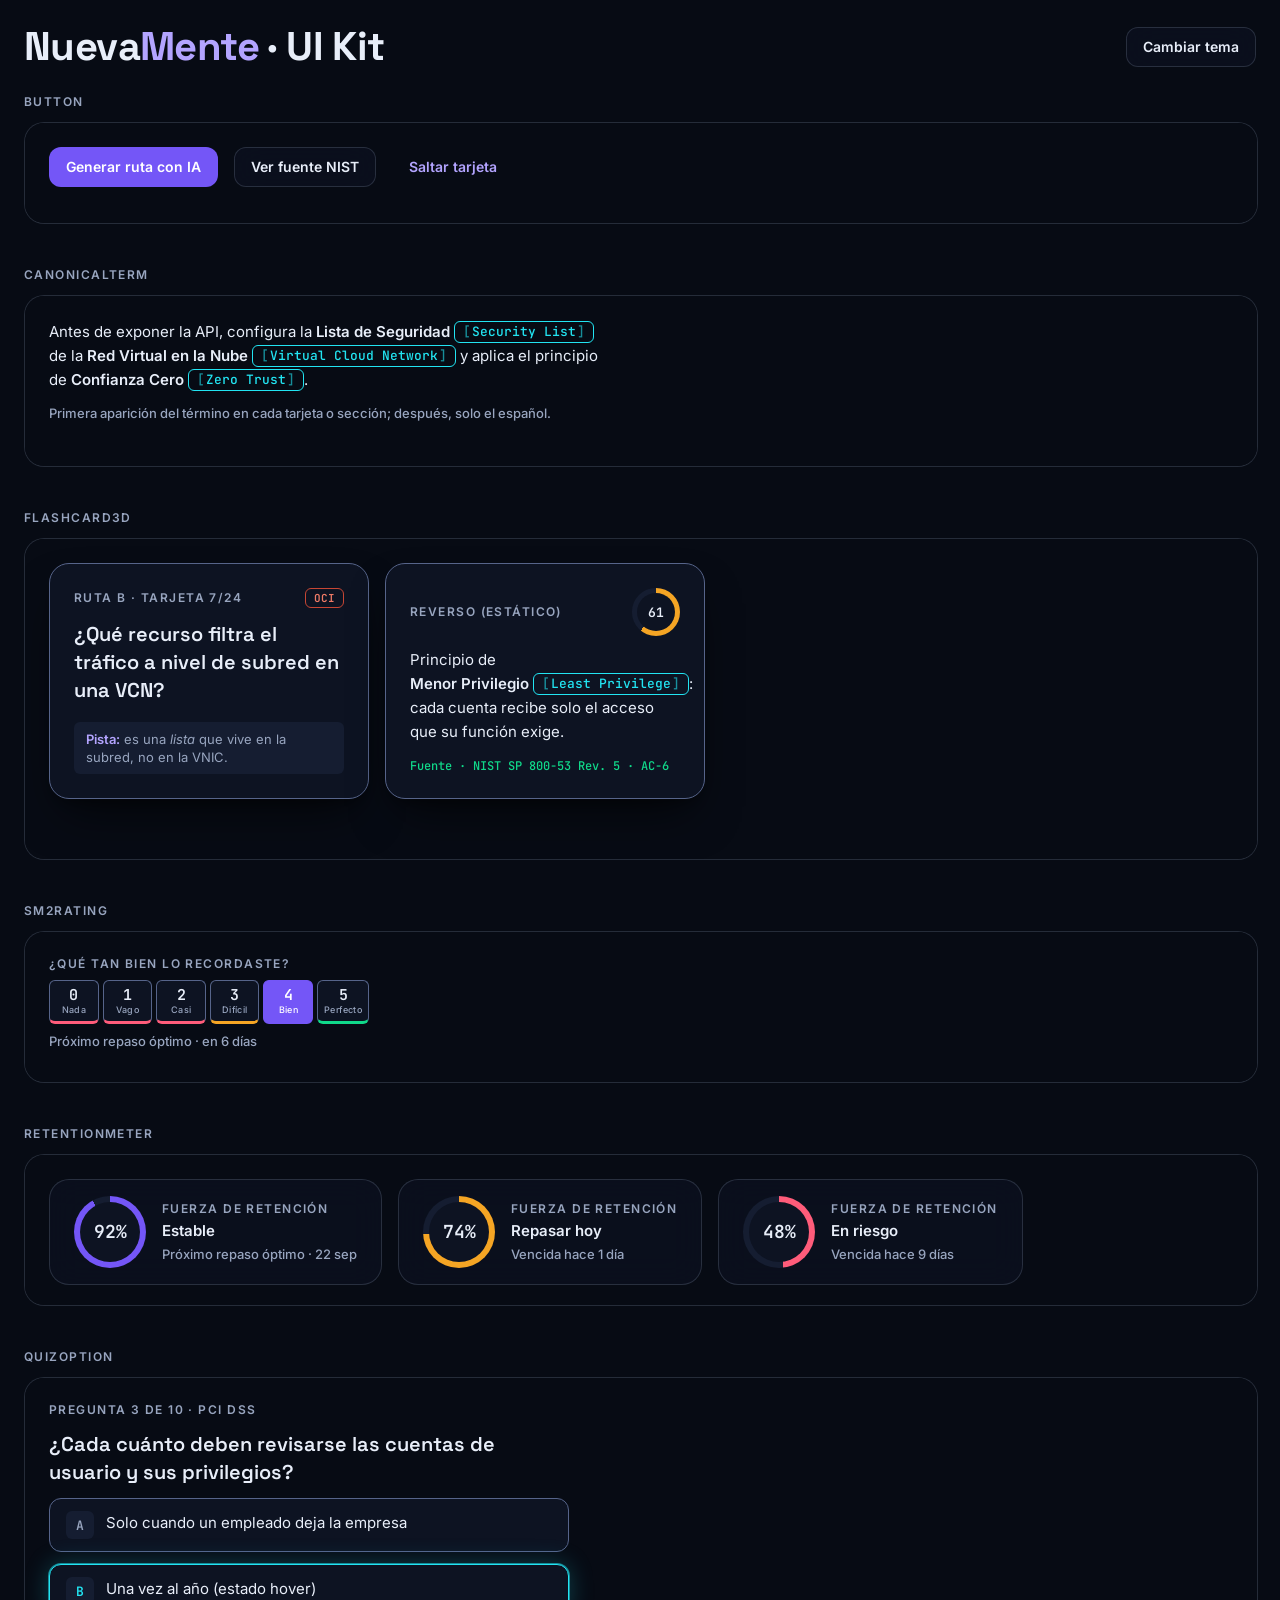
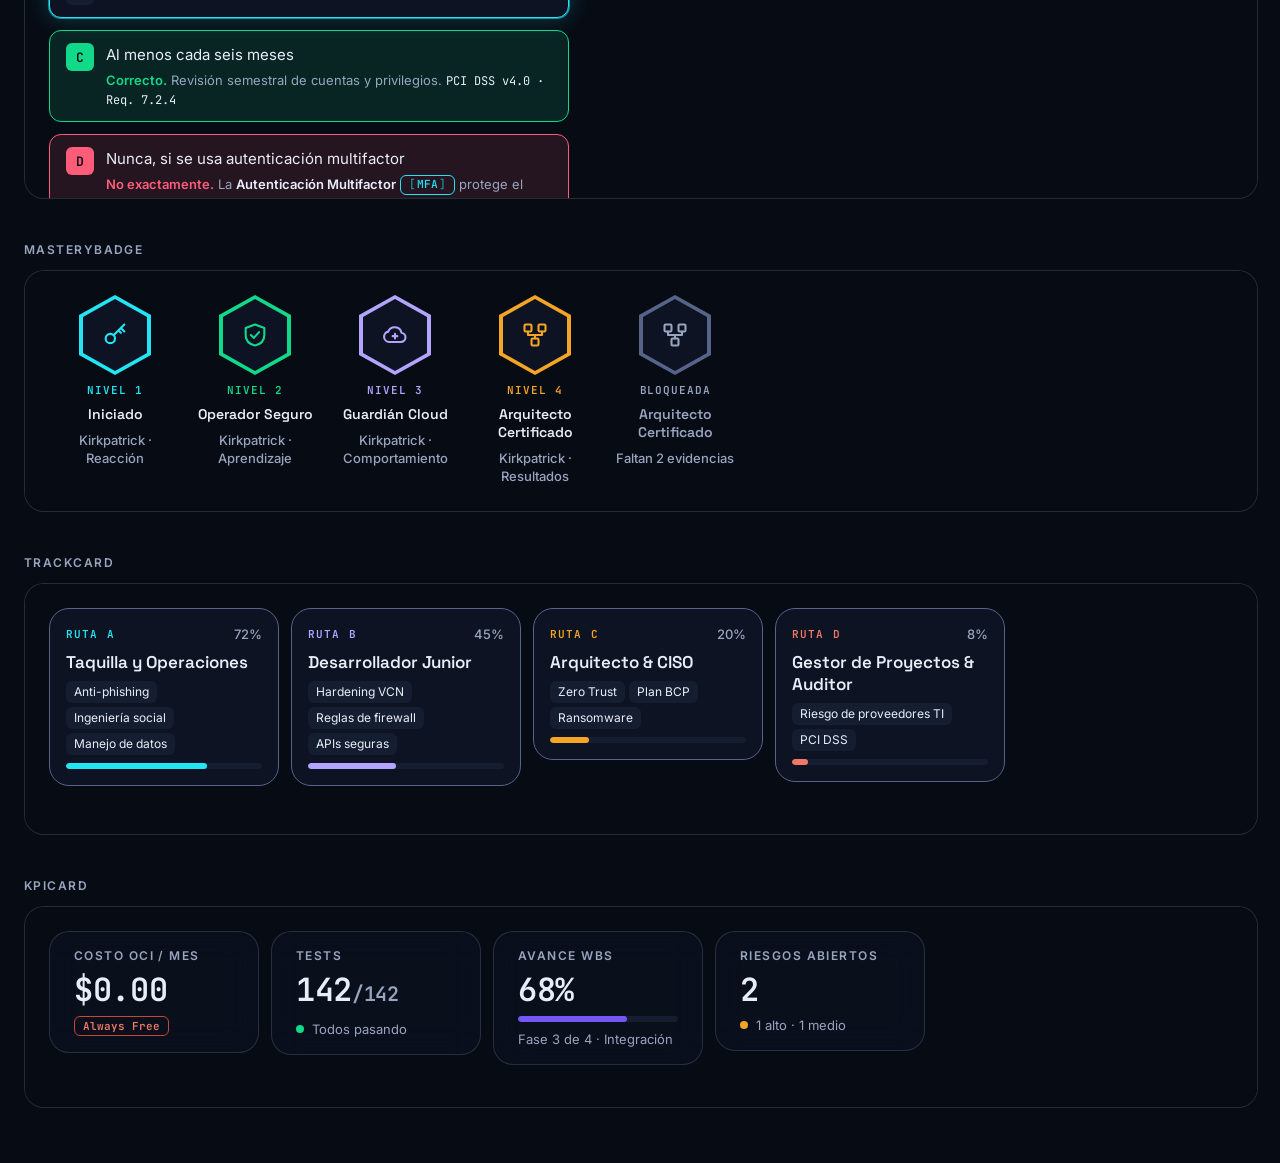
<file: design-system/preview/index.html>
<!doctype html>
<html lang="es" data-theme="dark">
<head>
<meta charset="utf-8">
<meta name="viewport" content="width=device-width, initial-scale=1">
<title>NuevaMente — UI Kit</title>
<link rel="stylesheet" href="../tokens.css">
<link rel="stylesheet" href="../components/bundle.css">
<style>
  iframe{width:100%;border:1px solid var(--glass-line);border-radius:var(--radius-lg);background:var(--bg-900);margin-bottom:var(--space-6)}
  header{display:flex;justify-content:space-between;align-items:center;margin-bottom:var(--space-6)}
</style>
</head>
<body class="nm-stage">
<header><h1 class="h1" style="margin:0">Nueva<span style="color:var(--quantum-soft)">Mente</span> · UI Kit</h1>
<button class="nm-btn nm-btn--glass" onclick="document.documentElement.dataset.theme=document.documentElement.dataset.theme==='dark'?'light':'dark'">Cambiar tema</button></header>
<div id="list"></div>
<script>
// Las vistas previas usan tokens.css y bundle.css; este índice las carga con ambos.
const comps=[['Button',100],['CanonicalTerm',170],['Flashcard3D',320],['SM2Rating',150],['RetentionMeter',150],['QuizOption',420],['MasteryBadge',240],['TrackCard',250],['KPICard',200]];
const list=document.getElementById('list');
comps.forEach(([n,h])=>{
  const t=document.createElement('p');t.className='nm-overline';t.textContent=n;list.appendChild(t);
  const f=document.createElement('iframe');f.height=h;f.src='../components/'+n+'/preview.html';
  f.onload=()=>{const d=f.contentDocument;d.documentElement.dataset.theme=document.documentElement.dataset.theme;
};
  list.appendChild(f);
});
new MutationObserver(()=>document.querySelectorAll('iframe').forEach(f=>{try{f.contentDocument.documentElement.dataset.theme=document.documentElement.dataset.theme}catch(e){}})).observe(document.documentElement,{attributes:true});
</script>
</body>
</html>
</file>
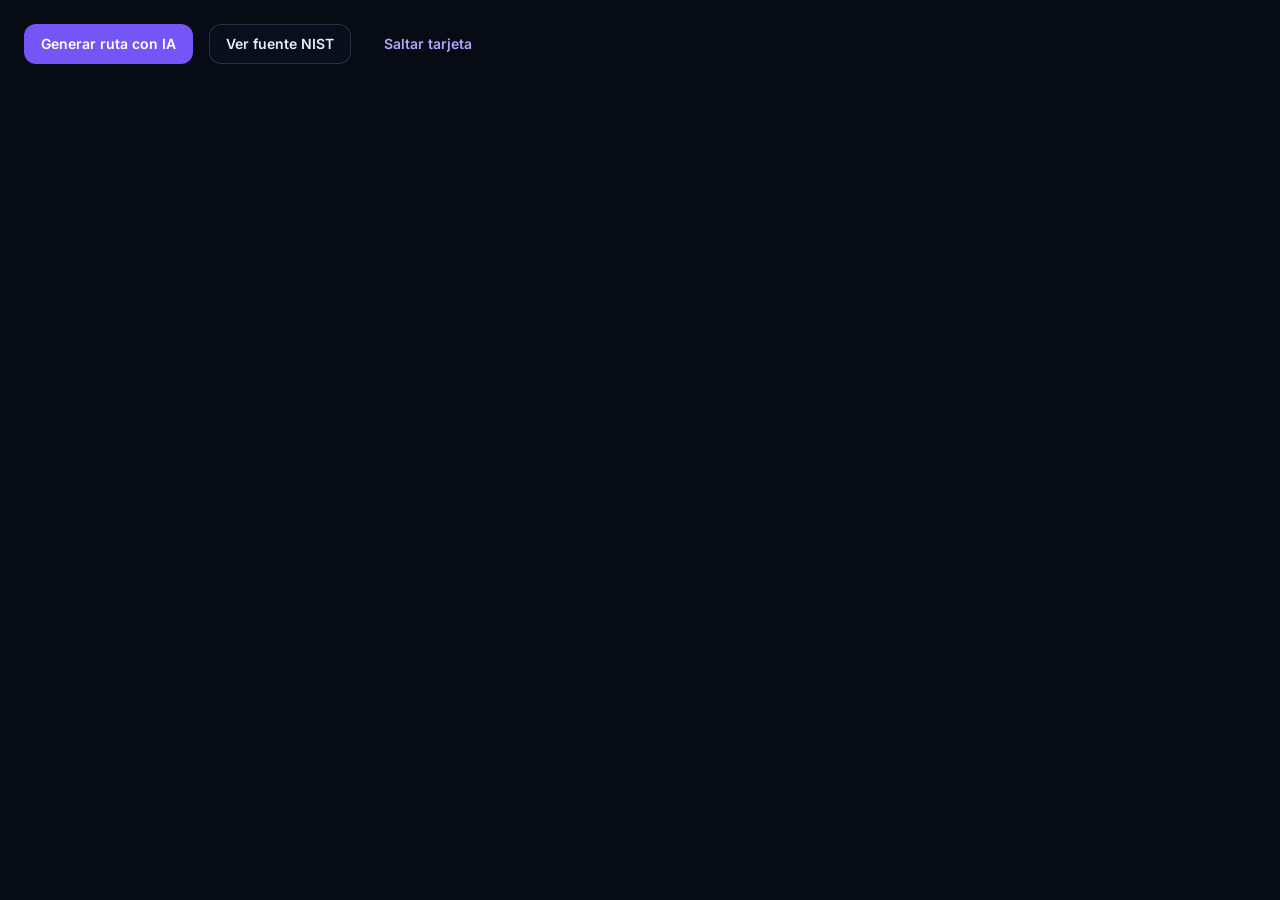
<file: design-system/components/Button/preview.html>
<!-- @dsCard group="Acciones" height=88 -->
<!doctype html>
<html lang="es">
<head><meta charset="utf-8"><link rel="stylesheet" href="../../tokens.css"><link rel="stylesheet" href="../bundle.css"><title>Botón</title></head>
<body class="nm-stage">
<div class="nm-row">
  <button class="nm-btn nm-btn--primary">Generar ruta con IA</button>
  <button class="nm-btn nm-btn--glass">Ver fuente NIST</button>
  <button class="nm-btn nm-btn--ghost">Saltar tarjeta</button>
</div>
</body>
</html>
</file>
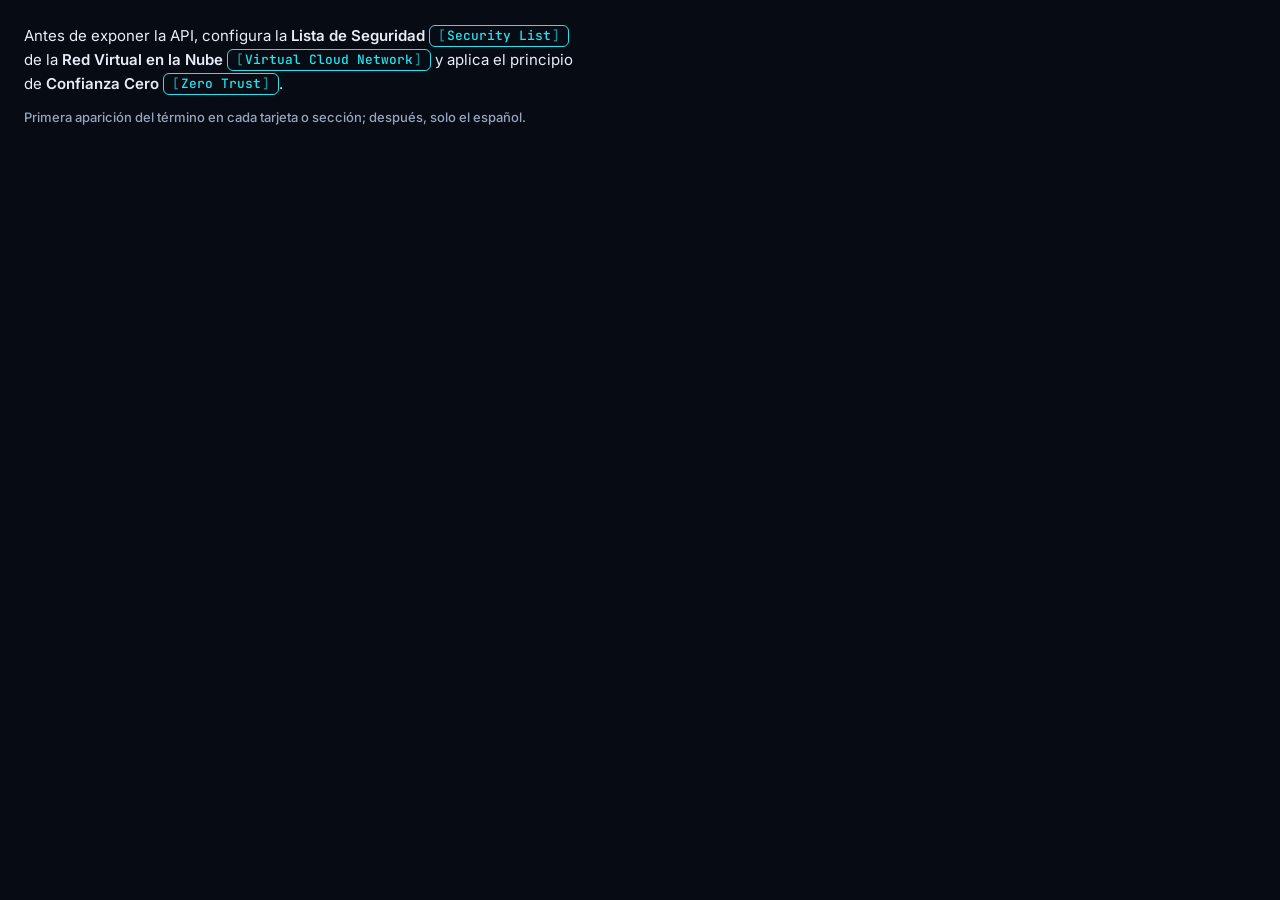
<file: design-system/components/CanonicalTerm/preview.html>
<!-- @dsCard group="Contenido" height=150 -->
<!doctype html>
<html lang="es">
<head><meta charset="utf-8"><link rel="stylesheet" href="../../tokens.css"><link rel="stylesheet" href="../bundle.css"><title>Término canónico</title></head>
<body class="nm-stage">
<p style="max-width:560px;margin:0 0 12px">Antes de exponer la API, configura la <span class="nm-term">Lista de Seguridad<span class="nm-term__en">Security List</span></span> de la <span class="nm-term">Red Virtual en la Nube<span class="nm-term__en">Virtual Cloud Network</span></span> y aplica el principio de <span class="nm-term">Confianza Cero<span class="nm-term__en">Zero Trust</span></span>.</p>
<p class="nm-caption" style="margin:0">Primera aparición del término en cada tarjeta o sección; después, solo el español.</p>
</body>
</html>
</file>
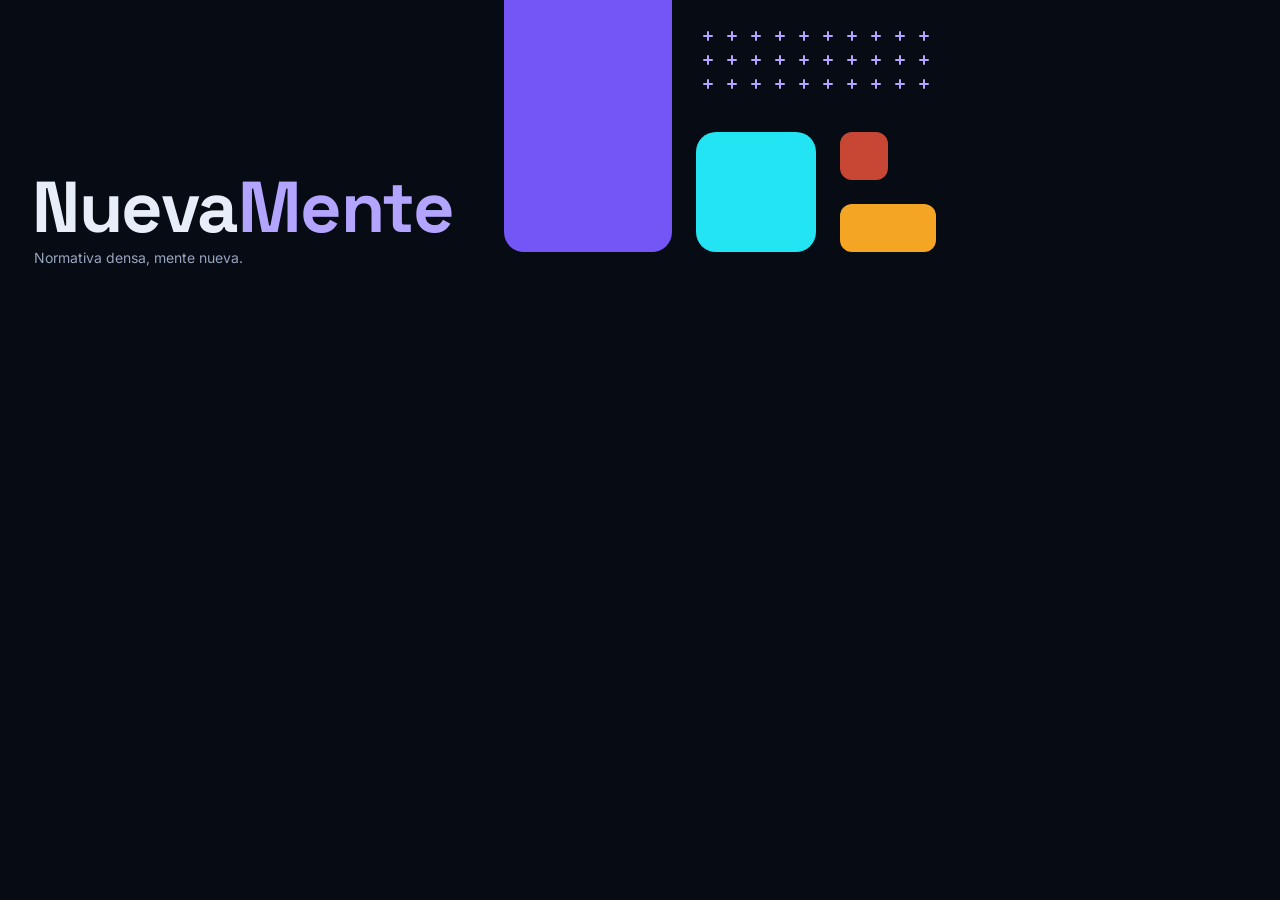
<file: design-system/components/Cover/preview.html>
<!-- @dsCard height=300 -->
<!doctype html>
<html lang="es">
<head>
<meta charset="utf-8"><link rel="stylesheet" href="../../tokens.css"><link rel="stylesheet" href="../bundle.css">
<title>NuevaMente</title>
<style>
  html, body { margin:0; height:100%; }
  body { background:var(--bg-900); color:var(--ink); font-family:var(--font-sans); overflow:hidden; }
  .cover { position:relative; height:300px; overflow:hidden; }
  .art { position:absolute; top:0; left:480px; width:480px; height:300px; overflow:hidden; }
  .art svg { display:block; }
  .quantum { fill:var(--quantum); }
  .cyber { fill:var(--cyber); }
  .oracle { fill:var(--oracle); }
  .amber { fill:var(--amber); }
  .lg { rx:var(--radius-lg); }
  .md { rx:var(--radius-md); }
  .plus { stroke:var(--quantum-soft); stroke-width:2; stroke-linecap:round; fill:none; }
  .words { position:absolute; left:var(--space-8); bottom:var(--space-8); max-width:440px; }
  .name { margin:0; font-family:var(--font-display); font-size:72px; line-height:.92; font-weight:700; letter-spacing:-.02em; color:var(--ink); }
  .name span { color:var(--quantum-soft); }
  .tag { margin:var(--space-2) 0 0 2px; font-size:14px; line-height:20px; color:var(--ink-muted); }
</style>
</head>
<body>
<div class="cover">
<div class="art" aria-hidden="true">
<svg viewBox="0 0 480 300" width="480" height="300">
<!--
  blocks      quantum 168×272 bled off the top (identidad IA, el más grande) · cyber 120×120 (ciberseguridad) · amber 96×48 · oracle 48×48 (sello, pequeño) — ≈23% de 960×300
  arrangement pila de tarjetas: una losa alta con satélites, bases alineadas a space-12 del borde inferior, calles de space-6
  pattern     retícula de cruces a paso space-6 en quantum-soft — "Deep Dev: preciso, técnico, mono" → cruces de consola sobre el cian
  scales      space-6 (24) calles y paso, space-12 (48) margen inferior y lado del sello, radius-lg en losas grandes, radius-md en satélites
-->
<rect class="quantum lg" x="24" y="-20" width="168" height="272"/>
<rect class="cyber lg" x="216" y="132" width="120" height="120"/>
<rect class="oracle md" x="360" y="132" width="48" height="48"/>
<rect class="amber md" x="360" y="204" width="96" height="48"/>
<path class="plus" d="M224 36h8M228 32v8"/><path class="plus" d="M248 36h8M252 32v8"/><path class="plus" d="M272 36h8M276 32v8"/><path class="plus" d="M296 36h8M300 32v8"/><path class="plus" d="M320 36h8M324 32v8"/><path class="plus" d="M344 36h8M348 32v8"/><path class="plus" d="M368 36h8M372 32v8"/><path class="plus" d="M392 36h8M396 32v8"/><path class="plus" d="M416 36h8M420 32v8"/><path class="plus" d="M440 36h8M444 32v8"/><path class="plus" d="M224 60h8M228 56v8"/><path class="plus" d="M248 60h8M252 56v8"/><path class="plus" d="M272 60h8M276 56v8"/><path class="plus" d="M296 60h8M300 56v8"/><path class="plus" d="M320 60h8M324 56v8"/><path class="plus" d="M344 60h8M348 56v8"/><path class="plus" d="M368 60h8M372 56v8"/><path class="plus" d="M392 60h8M396 56v8"/><path class="plus" d="M416 60h8M420 56v8"/><path class="plus" d="M440 60h8M444 56v8"/><path class="plus" d="M224 84h8M228 80v8"/><path class="plus" d="M248 84h8M252 80v8"/><path class="plus" d="M272 84h8M276 80v8"/><path class="plus" d="M296 84h8M300 80v8"/><path class="plus" d="M320 84h8M324 80v8"/><path class="plus" d="M344 84h8M348 80v8"/><path class="plus" d="M368 84h8M372 80v8"/><path class="plus" d="M392 84h8M396 80v8"/><path class="plus" d="M416 84h8M420 80v8"/><path class="plus" d="M440 84h8M444 80v8"/>
</svg>
</div>
<div class="words">
<h1 class="name">Nueva<span>Mente</span></h1>
<p class="tag">Normativa densa, mente nueva.</p>
</div>
</div>
</body>
</html>
</file>
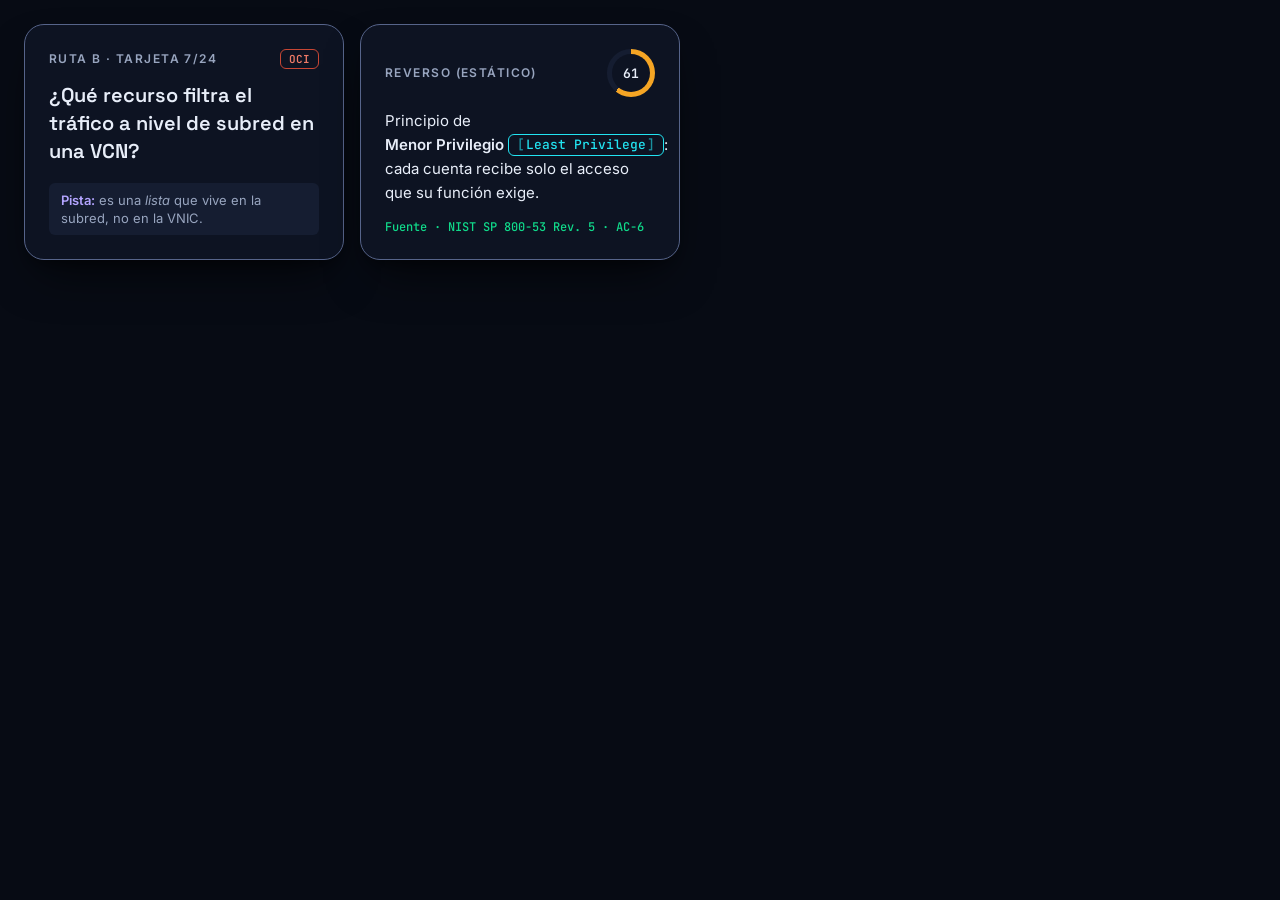
<file: design-system/components/Flashcard3D/preview.html>
<!-- @dsCard group="Aprendizaje" height=300 -->
<!doctype html>
<html lang="es">
<head><meta charset="utf-8"><link rel="stylesheet" href="../../tokens.css"><link rel="stylesheet" href="../bundle.css"><title>Flashcard 3D</title></head>
<body class="nm-stage">
<div class="nm-row">
  <div class="nm-flash" id="f1" tabindex="0" role="button" aria-label="Voltear tarjeta">
    <div class="nm-flash__inner">
      <div class="nm-flash__face">
        <div class="nm-flash__meta"><span class="nm-overline">Ruta B · Tarjeta 7/24</span><span class="nm-oci">OCI</span></div>
        <p class="nm-flash__q">¿Qué recurso filtra el tráfico a nivel de subred en una VCN?</p>
        <div class="nm-flash__hint"><b>Pista:</b> es una <em>lista</em> que vive en la subred, no en la VNIC.</div>
      </div>
      <div class="nm-flash__face nm-flash__back">
        <div class="nm-flash__meta"><span class="nm-overline">Explicación canónica</span><div class="nm-ring nm-ring--sm" style="--p:82"><span class="nm-ring__val">82</span></div></div>
        <p class="nm-flash__a">La <span class="nm-term">Lista de Seguridad<span class="nm-term__en">Security List</span></span> aplica reglas de entrada y salida a todas las VNIC de la subred.</p>
        <span class="nm-flash__src">Fuente · OCI Docs › Networking › Security Lists</span>
      </div>
    </div>
  </div>
  <div class="nm-flash is-flipped" style="pointer-events:none"><div class="nm-flash__inner">
    <div class="nm-flash__face"></div>
    <div class="nm-flash__face nm-flash__back">
      <div class="nm-flash__meta"><span class="nm-overline">Reverso (estático)</span><div class="nm-ring nm-ring--sm nm-ring--warn" style="--p:61"><span class="nm-ring__val">61</span></div></div>
      <p class="nm-flash__a">Principio de <span class="nm-term">Menor Privilegio<span class="nm-term__en">Least Privilege</span></span>: cada cuenta recibe solo el acceso que su función exige.</p>
      <span class="nm-flash__src">Fuente · NIST SP 800-53 Rev. 5 · AC-6</span>
    </div>
  </div></div>
</div>
<script>
var f=document.getElementById('f1');
function t(){f.classList.toggle('is-flipped');}
f.addEventListener('click',t);
f.addEventListener('keydown',function(e){if(e.key==='Enter'||e.key===' '){e.preventDefault();t();}});
</script>
</body>
</html>
</file>
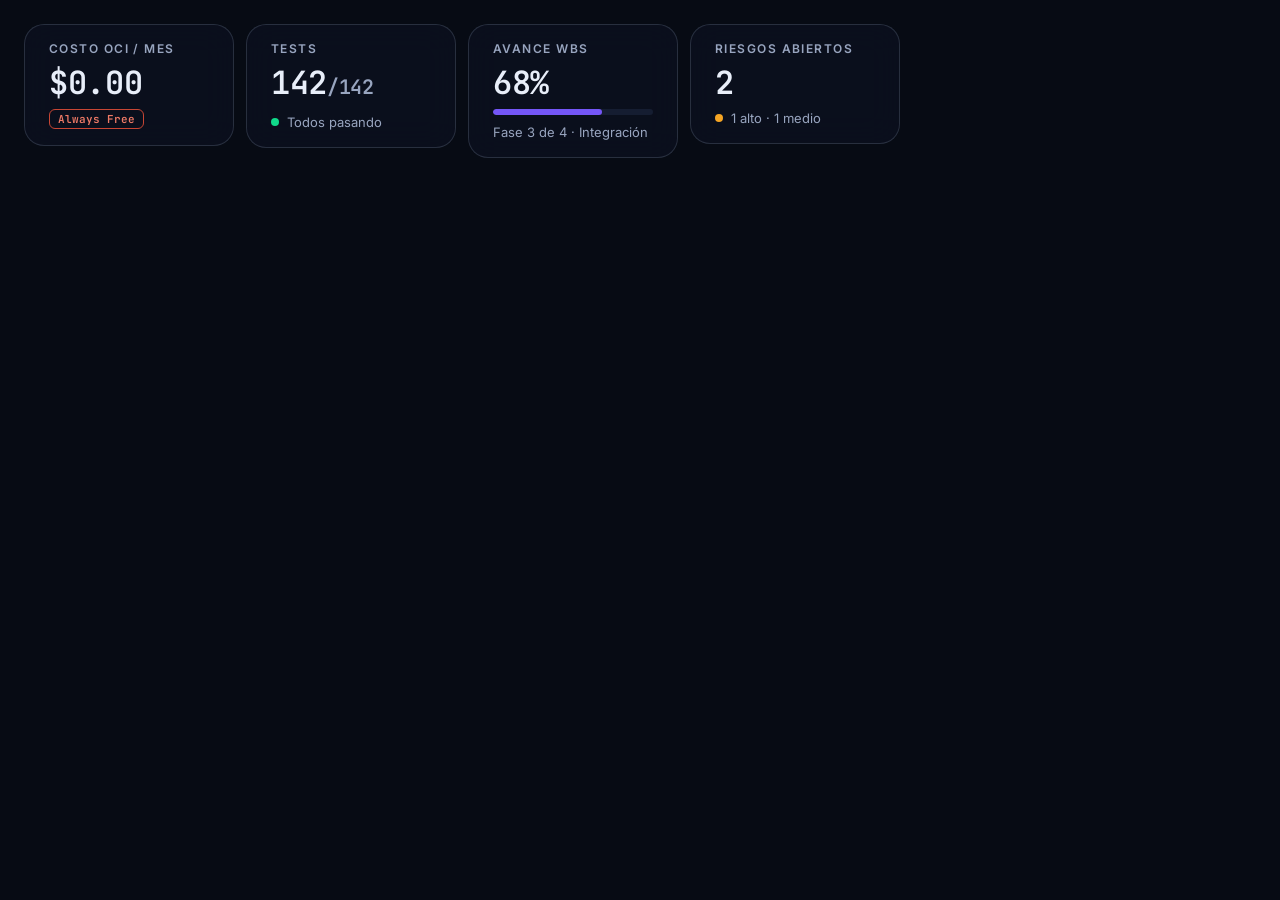
<file: design-system/components/KPICard/preview.html>
<!-- @dsCard group="Tablero PMO" height=180 -->
<!doctype html>
<html lang="es">
<head><meta charset="utf-8"><link rel="stylesheet" href="../../tokens.css"><link rel="stylesheet" href="../bundle.css"><title>KPI</title></head>
<body class="nm-stage">
<div class="nm-row" style="gap:12px">
  <div class="nm-glass nm-kpi"><span class="nm-overline">Costo OCI / mes</span><span class="nm-kpi__val">$0.00</span><span class="nm-kpi__foot"><span class="nm-oci">Always Free</span></span></div>
  <div class="nm-glass nm-kpi"><span class="nm-overline">Tests</span><span class="nm-kpi__val">142<span style="color:var(--ink-muted);font-size:20px">/142</span></span><span class="nm-kpi__foot"><span class="nm-dot"></span>Todos pasando</span></div>
  <div class="nm-glass nm-kpi"><span class="nm-overline">Avance WBS</span><span class="nm-kpi__val">68%</span><div class="nm-bar" style="--tone:var(--quantum)"><i style="width:68%"></i></div><span class="nm-kpi__foot">Fase 3 de 4 · Integración</span></div>
  <div class="nm-glass nm-kpi"><span class="nm-overline">Riesgos abiertos</span><span class="nm-kpi__val">2</span><span class="nm-kpi__foot"><span class="nm-dot" style="--tone:var(--amber)"></span>1 alto · 1 medio</span></div>
</div>
</body>
</html>
</file>
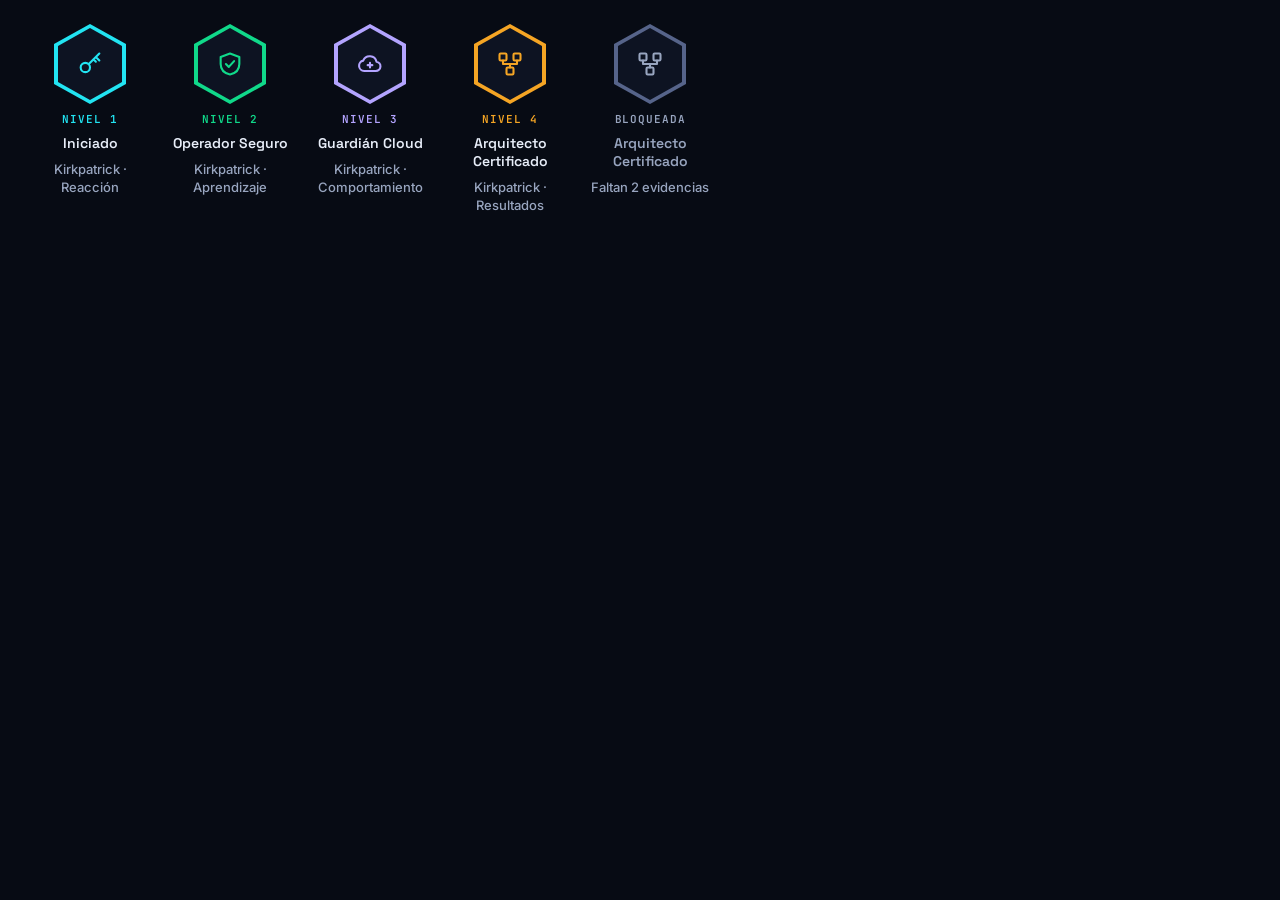
<file: design-system/components/MasteryBadge/preview.html>
<!-- @dsCard group="Gamificación" height=210 -->
<!doctype html>
<html lang="es">
<head><meta charset="utf-8"><link rel="stylesheet" href="../../tokens.css"><link rel="stylesheet" href="../bundle.css"><title>Insignias de dominio</title></head>
<body class="nm-stage">
<div class="nm-row" style="gap:8px">
  <div class="nm-badge nm-badge--l1"><div class="nm-badge__hex"><div class="nm-badge__core"><svg viewBox="0 0 24 24"><circle cx="8" cy="15" r="4"/><path d="M11 12l9-9M17 6l3 3M15 8l2 2"/></svg></div></div><span class="nm-badge__lvl">NIVEL 1</span><span class="nm-badge__name">Iniciado</span><span class="nm-caption">Kirkpatrick · Reacción</span></div>
  <div class="nm-badge nm-badge--l2"><div class="nm-badge__hex"><div class="nm-badge__core"><svg viewBox="0 0 24 24"><path d="M12 3l8 3v6c0 5-3.5 8-8 9-4.5-1-8-4-8-9V6z"/><path d="M8.5 12l2.5 2.5 4.5-5"/></svg></div></div><span class="nm-badge__lvl">NIVEL 2</span><span class="nm-badge__name">Operador Seguro</span><span class="nm-caption">Kirkpatrick · Aprendizaje</span></div>
  <div class="nm-badge nm-badge--l3"><div class="nm-badge__hex"><div class="nm-badge__core"><svg viewBox="0 0 24 24"><path d="M7 18h10a4 4 0 0 0 .6-7.95A6 6 0 0 0 6.2 9.1 4.5 4.5 0 0 0 7 18z"/><path d="M12 11v4M10 13h4"/></svg></div></div><span class="nm-badge__lvl">NIVEL 3</span><span class="nm-badge__name">Guardián Cloud</span><span class="nm-caption">Kirkpatrick · Comportamiento</span></div>
  <div class="nm-badge nm-badge--l4"><div class="nm-badge__hex"><div class="nm-badge__core"><svg viewBox="0 0 24 24"><rect x="3" y="3" width="6" height="6" rx="1"/><rect x="15" y="3" width="6" height="6" rx="1"/><rect x="9" y="15" width="6" height="6" rx="1"/><path d="M6 9v3h12V9M12 12v3"/></svg></div></div><span class="nm-badge__lvl">NIVEL 4</span><span class="nm-badge__name">Arquitecto Certificado</span><span class="nm-caption">Kirkpatrick · Resultados</span></div>
  <div class="nm-badge nm-badge--l4 is-locked"><div class="nm-badge__hex"><div class="nm-badge__core" style="color:var(--ink-muted)"><svg viewBox="0 0 24 24"><rect x="3" y="3" width="6" height="6" rx="1"/><rect x="15" y="3" width="6" height="6" rx="1"/><rect x="9" y="15" width="6" height="6" rx="1"/><path d="M6 9v3h12V9M12 12v3"/></svg></div></div><span class="nm-badge__lvl" style="color:var(--ink-muted)">BLOQUEADA</span><span class="nm-badge__name">Arquitecto Certificado</span><span class="nm-caption">Faltan 2 evidencias</span></div>
</div>
</body>
</html>
</file>
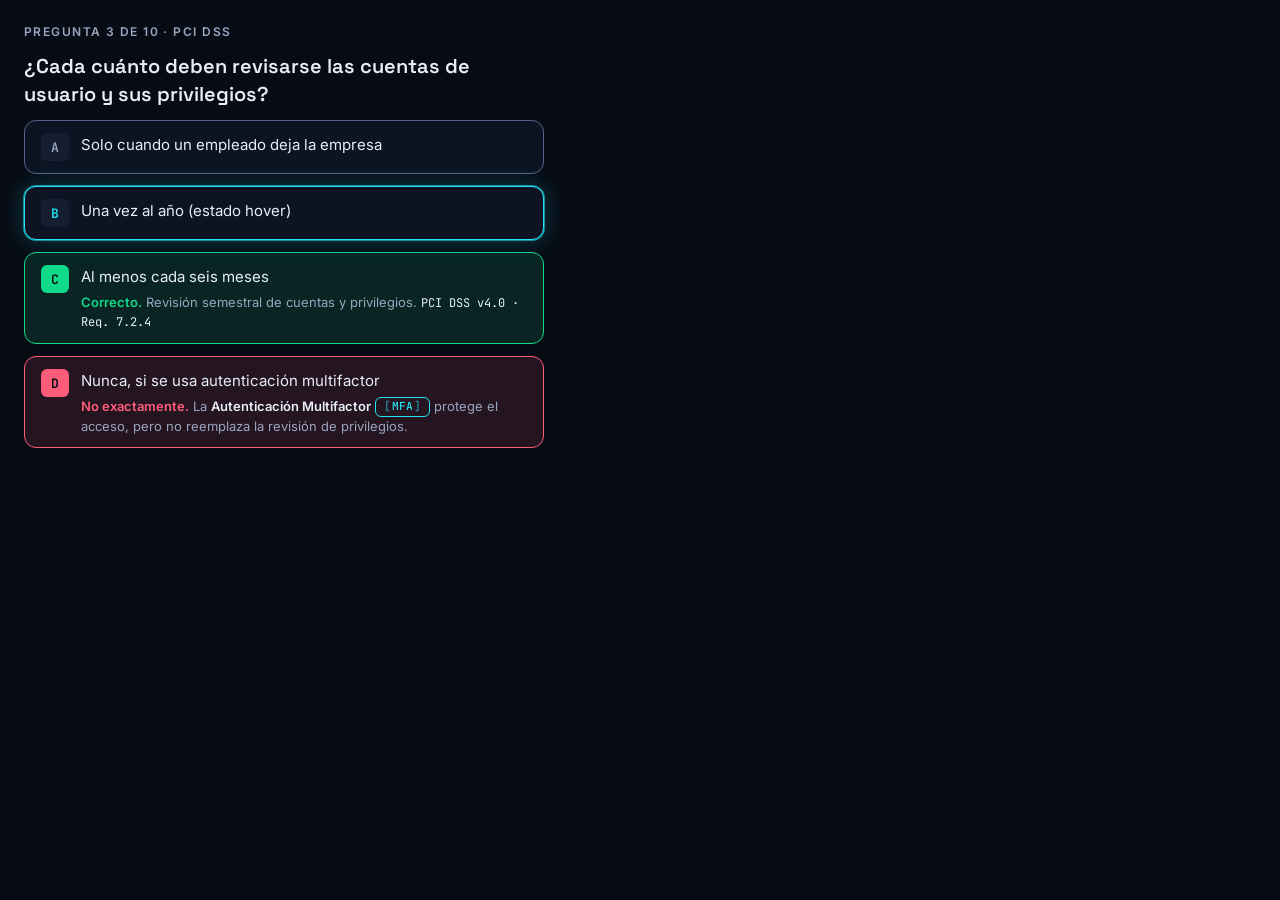
<file: design-system/components/QuizOption/preview.html>
<!-- @dsCard group="Evaluación" height=380 -->
<!doctype html>
<html lang="es">
<head><meta charset="utf-8"><link rel="stylesheet" href="../../tokens.css"><link rel="stylesheet" href="../bundle.css"><title>Quiz neón</title></head>
<body class="nm-stage">
<div class="nm-quiz">
  <span class="nm-overline">Pregunta 3 de 10 · PCI DSS</span>
  <div style="font:600 20px/28px var(--font-display)">¿Cada cuánto deben revisarse las cuentas de usuario y sus privilegios?</div>
  <button class="nm-opt"><span class="nm-opt__key">A</span><span>Solo cuando un empleado deja la empresa</span></button>
  <button class="nm-opt is-hover"><span class="nm-opt__key">B</span><span>Una vez al año (estado hover)</span></button>
  <button class="nm-opt is-correct"><span class="nm-opt__key">C</span><span>Al menos cada seis meses
    <span class="nm-opt__note" style="display:block"><strong>Correcto.</strong> Revisión semestral de cuentas y privilegios. <span class="nm-cite">PCI DSS v4.0 · Req. 7.2.4</span></span></span></button>
  <button class="nm-opt is-wrong"><span class="nm-opt__key">D</span><span>Nunca, si se usa autenticación multifactor
    <span class="nm-opt__note" style="display:block"><strong>No exactamente.</strong> La <span class="nm-term">Autenticación Multifactor<span class="nm-term__en">MFA</span></span> protege el acceso, pero no reemplaza la revisión de privilegios.</span></span></button>
</div>
</body>
</html>
</file>
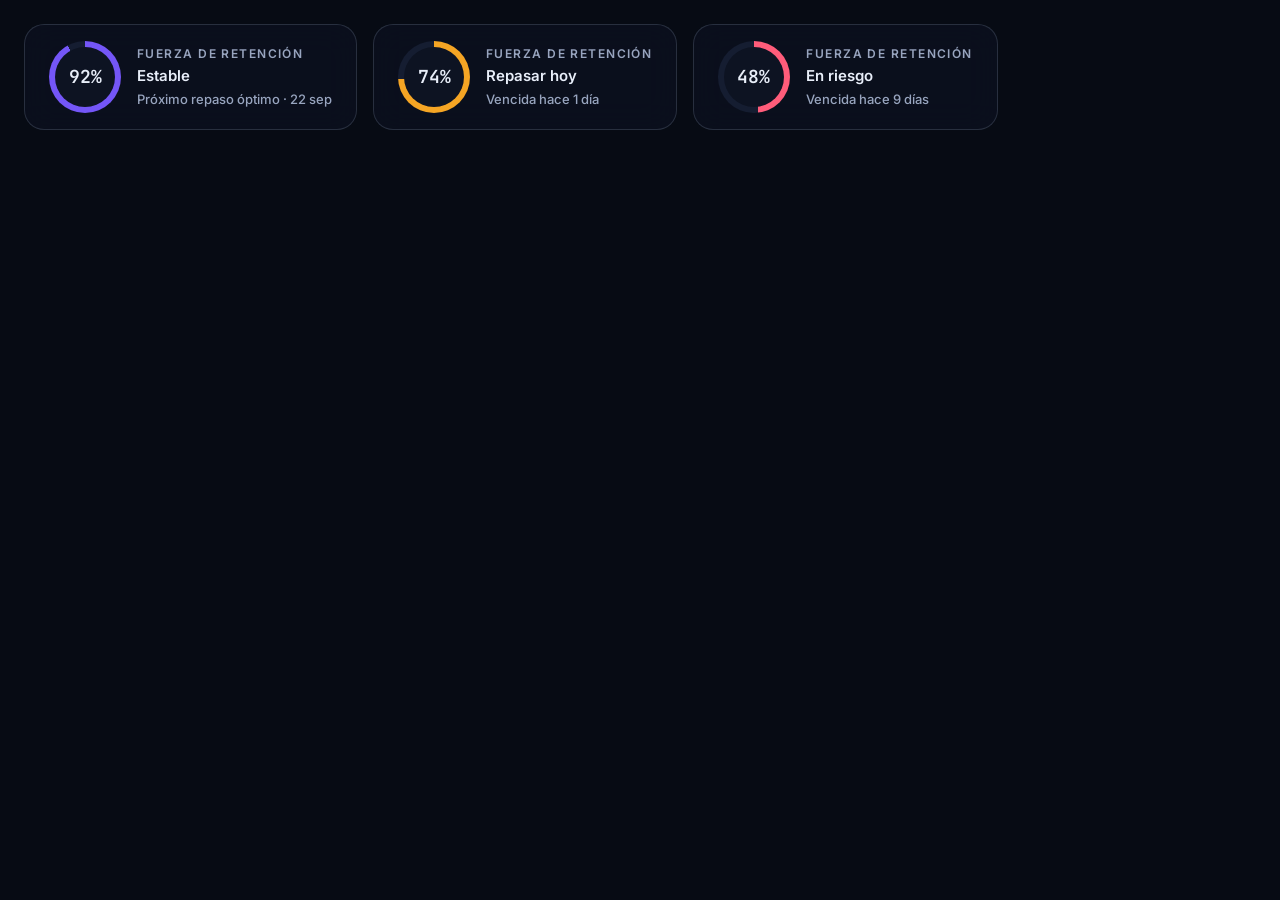
<file: design-system/components/RetentionMeter/preview.html>
<!-- @dsCard group="Aprendizaje" height=130 -->
<!doctype html>
<html lang="es">
<head><meta charset="utf-8"><link rel="stylesheet" href="../../tokens.css"><link rel="stylesheet" href="../bundle.css"><title>Fuerza de retención</title></head>
<body class="nm-stage">
<div class="nm-row">
  <div class="nm-glass nm-row" style="padding:16px 24px;align-items:center;gap:16px">
    <div class="nm-ring" style="--p:92"><span class="nm-ring__val">92%</span></div>
    <div class="nm-col" style="gap:2px"><span class="nm-overline">Fuerza de retención</span><span style="font-weight:600">Estable</span><span class="nm-caption">Próximo repaso óptimo · 22 sep</span></div>
  </div>
  <div class="nm-glass nm-row" style="padding:16px 24px;align-items:center;gap:16px">
    <div class="nm-ring nm-ring--warn" style="--p:74"><span class="nm-ring__val">74%</span></div>
    <div class="nm-col" style="gap:2px"><span class="nm-overline">Fuerza de retención</span><span style="font-weight:600">Repasar hoy</span><span class="nm-caption">Vencida hace 1 día</span></div>
  </div>
  <div class="nm-glass nm-row" style="padding:16px 24px;align-items:center;gap:16px">
    <div class="nm-ring nm-ring--risk" style="--p:48"><span class="nm-ring__val">48%</span></div>
    <div class="nm-col" style="gap:2px"><span class="nm-overline">Fuerza de retención</span><span style="font-weight:600">En riesgo</span><span class="nm-caption">Vencida hace 9 días</span></div>
  </div>
</div>
</body>
</html>
</file>
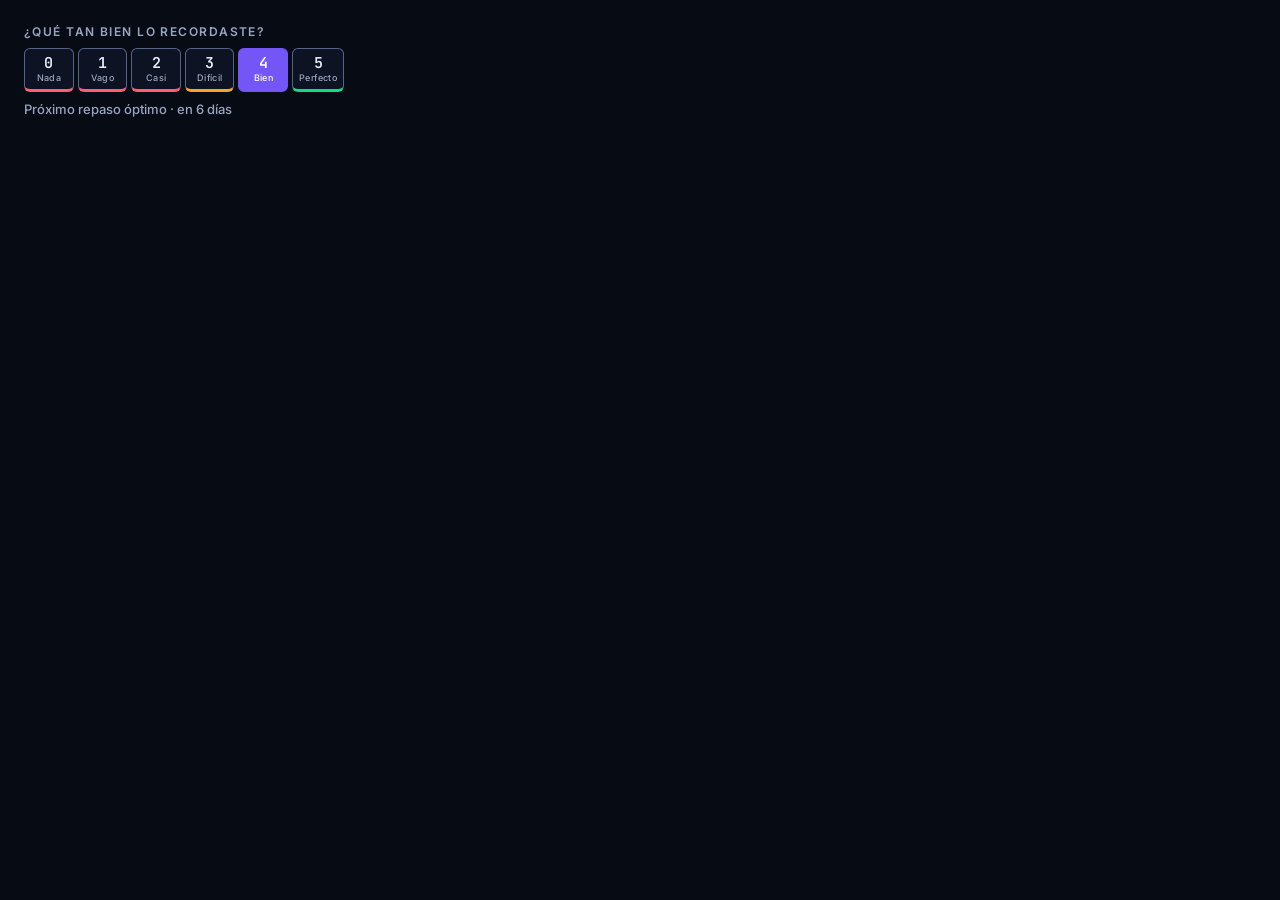
<file: design-system/components/SM2Rating/preview.html>
<!-- @dsCard group="Aprendizaje" height=120 -->
<!doctype html>
<html lang="es">
<head><meta charset="utf-8"><link rel="stylesheet" href="../../tokens.css"><link rel="stylesheet" href="../bundle.css"><title>Autoevaluación SM-2</title></head>
<body class="nm-stage">
<div class="nm-sm2">
  <span class="nm-overline">¿Qué tan bien lo recordaste?</span>
  <div class="nm-sm2__scale" id="s">
    <button class="nm-sm2__btn" data-q="0">0<small>Nada</small></button>
    <button class="nm-sm2__btn" data-q="1">1<small>Vago</small></button>
    <button class="nm-sm2__btn" data-q="2">2<small>Casi</small></button>
    <button class="nm-sm2__btn" data-q="3">3<small>Difícil</small></button>
    <button class="nm-sm2__btn is-picked" data-q="4">4<small>Bien</small></button>
    <button class="nm-sm2__btn" data-q="5">5<small>Perfecto</small></button>
  </div>
  <span class="nm-caption" id="o">Próximo repaso óptimo · en 6 días</span>
</div>
<script>
var iv={0:1,1:1,2:1,3:3,4:6,5:8};
document.getElementById('s').addEventListener('click',function(e){var b=e.target.closest('button');if(!b)return;
document.querySelectorAll('.nm-sm2__btn').forEach(function(x){x.classList.remove('is-picked')});b.classList.add('is-picked');
var q=+b.dataset.q;document.getElementById('o').textContent=q<3?'Se repite hoy · el intervalo vuelve a 1 día':'Próximo repaso óptimo · en '+iv[q]+' días';});
</script>
</body>
</html>
</file>
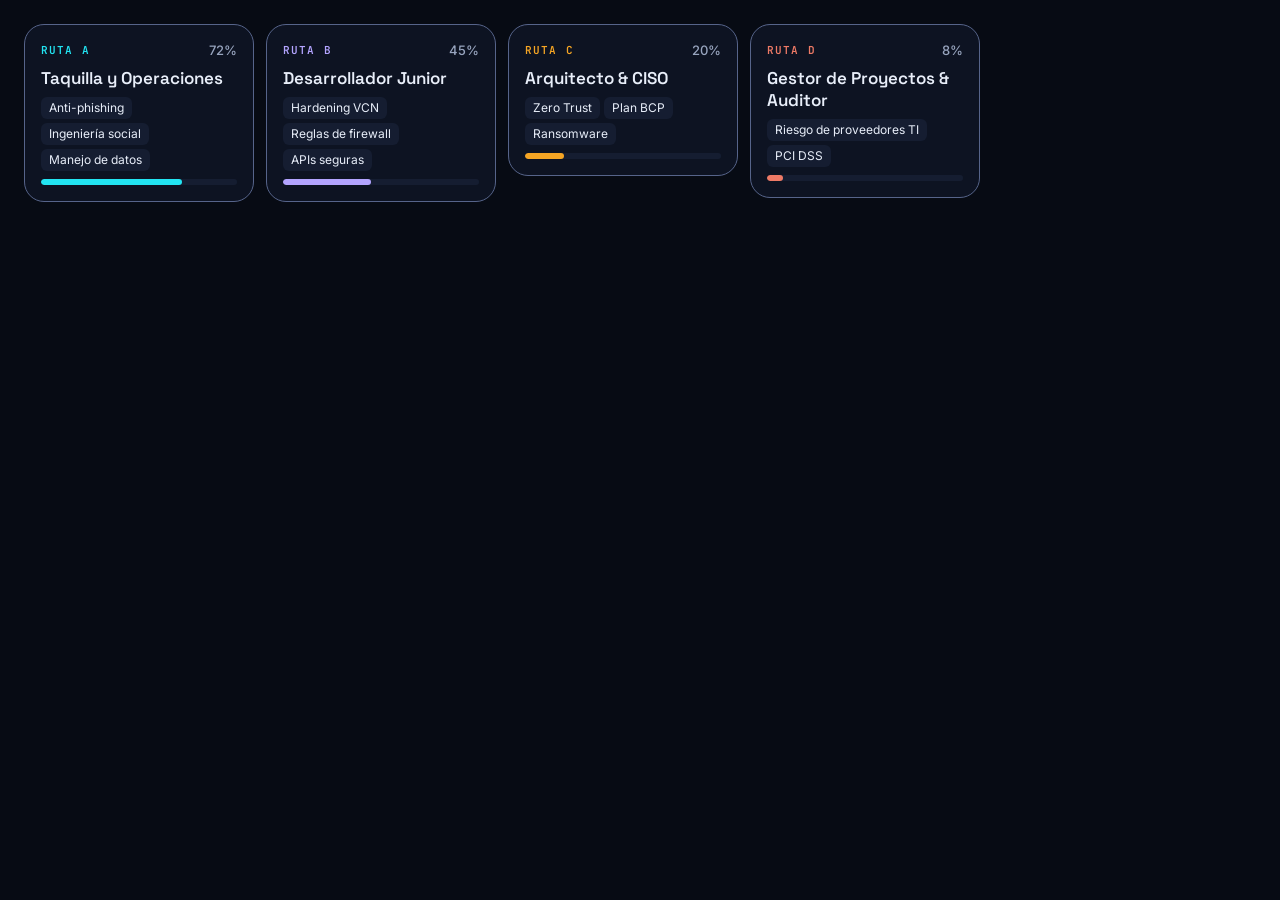
<file: design-system/components/TrackCard/preview.html>
<!-- @dsCard group="Gamificación" height=220 -->
<!doctype html>
<html lang="es">
<head><meta charset="utf-8"><link rel="stylesheet" href="../../tokens.css"><link rel="stylesheet" href="../bundle.css"><title>Tarjeta de ruta</title></head>
<body class="nm-stage">
<div class="nm-row" style="gap:12px">
  <div class="nm-track nm-track--ops"><div class="nm-track__head"><span class="nm-track__tag">RUTA A</span><span class="nm-caption">72%</span></div><h3 class="nm-track__title">Taquilla y Operaciones</h3><div class="nm-track__skills"><span class="nm-chip">Anti-phishing</span><span class="nm-chip">Ingeniería social</span><span class="nm-chip">Manejo de datos</span></div><div class="nm-bar"><i style="width:72%"></i></div></div>
  <div class="nm-track nm-track--dev"><div class="nm-track__head"><span class="nm-track__tag">RUTA B</span><span class="nm-caption">45%</span></div><h3 class="nm-track__title">Desarrollador Junior</h3><div class="nm-track__skills"><span class="nm-chip">Hardening VCN</span><span class="nm-chip">Reglas de firewall</span><span class="nm-chip">APIs seguras</span></div><div class="nm-bar"><i style="width:45%"></i></div></div>
  <div class="nm-track nm-track--arch"><div class="nm-track__head"><span class="nm-track__tag">RUTA C</span><span class="nm-caption">20%</span></div><h3 class="nm-track__title">Arquitecto & CISO</h3><div class="nm-track__skills"><span class="nm-chip">Zero Trust</span><span class="nm-chip">Plan BCP</span><span class="nm-chip">Ransomware</span></div><div class="nm-bar"><i style="width:20%"></i></div></div>
  <div class="nm-track nm-track--audit"><div class="nm-track__head"><span class="nm-track__tag">RUTA D</span><span class="nm-caption">8%</span></div><h3 class="nm-track__title">Gestor de Proyectos & Auditor</h3><div class="nm-track__skills"><span class="nm-chip">Riesgo de proveedores TI</span><span class="nm-chip">PCI DSS</span></div><div class="nm-bar"><i style="width:8%"></i></div></div>
</div>
</body>
</html>
</file>
<file: design-system/tokens.css>
/* NuevaMente — tokens.css (generado desde tokens.json) */

:root, [data-theme="dark"] {
  --bg-900: #070b14;
  --bg-800: #0d1322;
  --bg-700: #151d31;
  --line: #56648a;
  --glass: rgba(13, 19, 34, 0.62);
  --glass-line: rgba(147, 160, 186, 0.22);
  --ink: #e8eef9;
  --ink-muted: #98a5bf;
  --on-accent: #070b14;
  --quantum: #7456f7;
  --quantum-soft: #b3a4ff;
  --quantum-glow: rgba(116, 86, 247, 0.35);
  --cyber: #22e4f2;
  --cyber-glow: rgba(34, 228, 242, 0.30);
  --oracle: #c74634;
  --oracle-text: #ee7a66;
  --amber: #f5a524;
  --success: #10d98a;
  --success-bg: rgba(16, 217, 138, 0.12);
  --danger: #ff5c7a;
  --danger-bg: rgba(255, 92, 122, 0.12);
  --track-ops: var(--cyber);
  --track-dev: var(--quantum-soft);
  --track-arch: var(--amber);
  --track-audit: var(--oracle-text);
  --glow-cyber: 0 0 0 1px rgba(34, 228, 242, 0.55), 0 0 24px rgba(34, 228, 242, 0.25);
  --glow-quantum: 0 0 0 1px rgba(116, 86, 247, 0.6), 0 0 28px rgba(116, 86, 247, 0.3);
  --elev-3d: 0 24px 48px -16px rgba(0, 0, 0, 0.7), 0 8px 16px -8px rgba(0, 0, 0, 0.5);
}

[data-theme="light"] {
  --bg-900: #f4f6fb;
  --bg-800: #ffffff;
  --bg-700: #edf1f8;
  --line: #848fa6;
  --glass: rgba(255, 255, 255, 0.72);
  --glass-line: rgba(11, 18, 32, 0.12);
  --ink: #0b1220;
  --ink-muted: #4a5670;
  --on-accent: #ffffff;
  --quantum: #5b3df0;
  --quantum-soft: #4b2fd9;
  --quantum-glow: rgba(91, 61, 240, 0.18);
  --cyber: #067786;
  --cyber-glow: rgba(6, 119, 134, 0.16);
  --oracle: #c74634;
  --oracle-text: #b23c2b;
  --amber: #a14a07;
  --success: #047857;
  --success-bg: rgba(4, 120, 87, 0.08);
  --danger: #c8103a;
  --danger-bg: rgba(200, 16, 58, 0.07);
  --track-ops: var(--cyber);
  --track-dev: var(--quantum-soft);
  --track-arch: var(--amber);
  --track-audit: var(--oracle-text);
  --glow-cyber: 0 0 0 1px rgba(6, 119, 134, 0.6), 0 0 16px rgba(6, 119, 134, 0.14);
  --glow-quantum: 0 0 0 1px rgba(91, 61, 240, 0.55), 0 0 18px rgba(91, 61, 240, 0.14);
  --elev-3d: 0 24px 48px -20px rgba(11, 18, 32, 0.25), 0 8px 16px -10px rgba(11, 18, 32, 0.15);
}

:root {
  --space-1: 4px;
  --space-2: 8px;
  --space-3: 12px;
  --space-4: 16px;
  --space-6: 24px;
  --space-8: 32px;
  --space-12: 48px;
  --radius-sm: 6px;
  --radius-md: 12px;
  --radius-lg: 20px;
  --radius-pill: 999px;
  --blur-glass: 16px;
  --font-display: "Space Grotesk", "Segoe UI", system-ui, sans-serif;
  --font-sans: Inter, "Segoe UI", system-ui, sans-serif;
  --font-mono: "JetBrains Mono", ui-monospace, Menlo, Consolas, monospace;
}

.display-xl { font-family: var(--font-display); font-size: 56px; line-height: 60px; font-weight: 700; letter-spacing: -0.02em; }
.h1 { font-family: var(--font-display); font-size: 40px; line-height: 46px; font-weight: 700; letter-spacing: -0.015em; }
.h2 { font-family: var(--font-display); font-size: 28px; line-height: 34px; font-weight: 600; }
.h3 { font-family: var(--font-display); font-size: 20px; line-height: 28px; font-weight: 600; }
.body-lg { font-family: var(--font-sans); font-size: 17px; line-height: 28px; font-weight: 400; }
.body { font-family: var(--font-sans); font-size: 15px; line-height: 24px; font-weight: 400; }
.caption { font-family: var(--font-sans); font-size: 13px; line-height: 18px; font-weight: 500; }
.overline { font-family: var(--font-sans); font-size: 12px; line-height: 16px; font-weight: 600; letter-spacing: 0.12em; text-transform: uppercase; }
.code { font-family: var(--font-mono); font-size: 14px; line-height: 22px; font-weight: 500; }
.kpi { font-family: var(--font-mono); font-size: 32px; line-height: 36px; font-weight: 600; letter-spacing: -0.01em; }
</file>
<file: design-system/components/bundle.css>
/* NuevaMente UI Kit — CSS de componentes. Requiere tokens.css. */
@import url('https://fonts.googleapis.com/css2?family=Inter:wght@400;500;600&family=JetBrains+Mono:wght@500;600&family=Space+Grotesk:wght@500;600;700&display=swap');

.nm-stage { margin:0; padding:var(--space-6); background:var(--bg-900); color:var(--ink); font-family:var(--font-sans); font-size:15px; line-height:24px; -webkit-font-smoothing:antialiased; }
.nm-row { display:flex; flex-wrap:wrap; gap:var(--space-4); align-items:flex-start; }
.nm-col { display:flex; flex-direction:column; gap:var(--space-3); }
.nm-overline { font:600 12px/16px var(--font-sans); letter-spacing:.12em; text-transform:uppercase; color:var(--ink-muted); }
.nm-caption { font:500 13px/18px var(--font-sans); color:var(--ink-muted); }
.nm-mono { font-family:var(--font-mono); }

/* Panel glass */
.nm-glass { background:var(--glass); border:1px solid var(--glass-line); border-radius:var(--radius-lg); -webkit-backdrop-filter:blur(var(--blur-glass)); backdrop-filter:blur(var(--blur-glass)); }

/* Botones */
.nm-btn { display:inline-flex; align-items:center; gap:var(--space-2); height:40px; padding:0 var(--space-4); border-radius:var(--radius-md); font:600 14px/1 var(--font-sans); cursor:pointer; border:1px solid transparent; transition:box-shadow .18s ease, transform .18s ease, border-color .18s ease; }
.nm-btn:focus-visible { outline:2px solid var(--cyber); outline-offset:2px; }
.nm-btn--primary { background:var(--quantum); color:#ffffff; }
.nm-btn--primary:hover { box-shadow:var(--glow-quantum); }
.nm-btn--glass { background:var(--glass); color:var(--ink); border-color:var(--glass-line); backdrop-filter:blur(var(--blur-glass)); }
.nm-btn--glass:hover { border-color:var(--cyber); box-shadow:var(--glow-cyber); }
.nm-btn--ghost { background:none; color:var(--quantum-soft); }
.nm-btn--ghost:hover { background:var(--bg-700); }

/* Término canónico: Español [Canonical English] */
.nm-term { white-space:nowrap; font-weight:600; color:var(--ink); }
.nm-term__en { display:inline-flex; align-items:center; margin-left:var(--space-1); padding:1px var(--space-2); border-radius:var(--radius-sm); border:1px solid var(--cyber); color:var(--cyber); font:500 .86em/1.4 var(--font-mono); vertical-align:1px; }
.nm-term__en::before { content:"["; opacity:.6; margin-right:1px; }
.nm-term__en::after { content:"]"; opacity:.6; margin-left:1px; }
.nm-term:hover .nm-term__en { box-shadow:var(--glow-cyber); }

/* Anillo de retención SM-2 */
.nm-ring { --p:0; --tone:var(--quantum); position:relative; width:72px; height:72px; border-radius:50%; background:conic-gradient(var(--tone) calc(var(--p) * 1%), var(--bg-700) 0); display:grid; place-items:center; flex:none; }
.nm-ring::before { content:""; position:absolute; inset:6px; border-radius:50%; background:var(--bg-800); }
.nm-ring__val { position:relative; font:600 18px/1 var(--font-mono); color:var(--ink); }
.nm-ring--sm { width:48px; height:48px; }
.nm-ring--sm::before { inset:5px; }
.nm-ring--sm .nm-ring__val { font-size:13px; }
.nm-ring--warn { --tone:var(--amber); }
.nm-ring--risk { --tone:var(--danger); }

/* Flashcard 3D */
.nm-flash { width:320px; height:236px; perspective:1200px; cursor:pointer; }
.nm-flash__inner { position:relative; width:100%; height:100%; transform-style:preserve-3d; transition:transform .6s cubic-bezier(.2,.7,.2,1); }
.nm-flash.is-flipped .nm-flash__inner { transform:rotateY(180deg); }
.nm-flash__face { position:absolute; inset:0; display:flex; flex-direction:column; gap:var(--space-3); padding:var(--space-6); border-radius:var(--radius-lg); background:var(--bg-800); border:1px solid var(--line); box-shadow:var(--elev-3d); -webkit-backface-visibility:hidden; backface-visibility:hidden; box-sizing:border-box; }
.nm-flash:hover .nm-flash__face { border-color:var(--cyber); }
.nm-flash:focus-visible { outline:2px solid var(--cyber); outline-offset:4px; border-radius:var(--radius-lg); }
.nm-flash__back { transform:rotateY(180deg); }
.nm-flash__q { font:600 20px/28px var(--font-display); margin:0; }
.nm-flash__hint { margin-top:auto; padding:var(--space-2) var(--space-3); border-radius:var(--radius-sm); background:var(--bg-700); color:var(--ink-muted); font-size:13px; line-height:18px; }
.nm-flash__hint b { color:var(--quantum-soft); font-weight:600; }
.nm-flash__a { margin:0; font-size:15px; line-height:24px; }
.nm-flash__src { margin-top:auto; font:500 12px/16px var(--font-mono); color:var(--success); }
.nm-flash__meta { display:flex; justify-content:space-between; align-items:center; }

/* Barra de autoevaluación SM-2 (q = 0..5) */
.nm-sm2 { display:flex; flex-direction:column; gap:var(--space-2); width:320px; }
.nm-sm2__scale { display:grid; grid-template-columns:repeat(6, 1fr); gap:var(--space-1); }
.nm-sm2__btn { height:44px; border-radius:var(--radius-sm); border:1px solid var(--line); background:var(--bg-800); color:var(--ink); font:600 15px/1 var(--font-mono); cursor:pointer; display:flex; flex-direction:column; align-items:center; justify-content:center; gap:2px; }
.nm-sm2__btn small { font:500 9px/1 var(--font-sans); color:var(--ink-muted); letter-spacing:.04em; }
.nm-sm2__btn:hover { border-color:var(--cyber); box-shadow:var(--glow-cyber); }
.nm-sm2__btn[data-q="0"], .nm-sm2__btn[data-q="1"], .nm-sm2__btn[data-q="2"] { border-bottom:3px solid var(--danger); }
.nm-sm2__btn[data-q="3"] { border-bottom:3px solid var(--amber); }
.nm-sm2__btn[data-q="4"], .nm-sm2__btn[data-q="5"] { border-bottom:3px solid var(--success); }
.nm-sm2__btn.is-picked { background:var(--quantum); color:#ffffff; border-color:var(--quantum); }
.nm-sm2__btn.is-picked small { color:#ffffff; }

/* Quiz neón */
.nm-quiz { display:flex; flex-direction:column; gap:var(--space-3); width:100%; max-width:520px; }
.nm-opt { display:grid; grid-template-columns:28px 1fr; gap:var(--space-3); align-items:start; padding:var(--space-3) var(--space-4); border-radius:var(--radius-md); background:var(--bg-800); border:1px solid var(--line); color:var(--ink); text-align:left; font:inherit; cursor:pointer; transition:border-color .15s, box-shadow .15s; }
.nm-opt__key { display:grid; place-items:center; width:28px; height:28px; border-radius:var(--radius-sm); background:var(--bg-700); font:600 13px/1 var(--font-mono); color:var(--ink-muted); }
.nm-opt:hover, .nm-opt.is-hover { border-color:var(--cyber); box-shadow:var(--glow-cyber); }
.nm-opt:hover .nm-opt__key, .nm-opt.is-hover .nm-opt__key { color:var(--cyber); }
.nm-opt:focus-visible { outline:2px solid var(--cyber); outline-offset:2px; }
.nm-opt.is-correct { border-color:var(--success); background:var(--success-bg); box-shadow:none; }
.nm-opt.is-correct .nm-opt__key { background:var(--success); color:var(--on-accent); }
.nm-opt.is-wrong { border-color:var(--danger); background:var(--danger-bg); box-shadow:none; }
.nm-opt.is-wrong .nm-opt__key { background:var(--danger); color:var(--on-accent); }
.nm-opt__note { grid-column:2; margin-top:var(--space-1); font-size:13px; line-height:18px; color:var(--ink-muted); }
.nm-opt__note strong { font-weight:600; }
.nm-opt.is-correct .nm-opt__note strong { color:var(--success); }
.nm-opt.is-wrong .nm-opt__note strong { color:var(--danger); }
.nm-cite { font-family:var(--font-mono); font-size:12px; color:var(--ink); }

/* Insignias de dominio */
.nm-badge { width:132px; display:flex; flex-direction:column; align-items:center; gap:var(--space-2); text-align:center; }
.nm-badge__hex { --tone:var(--cyber); width:72px; height:80px; display:grid; place-items:center; background:var(--tone); clip-path:polygon(50% 0,100% 25%,100% 75%,50% 100%,0 75%,0 25%); }
.nm-badge__core { width:64px; height:72px; display:grid; place-items:center; background:var(--bg-800); clip-path:polygon(50% 0,100% 25%,100% 75%,50% 100%,0 75%,0 25%); color:var(--tone); }
.nm-badge__core svg { width:28px; height:28px; stroke:currentColor; fill:none; stroke-width:1.8; stroke-linecap:round; stroke-linejoin:round; }
.nm-badge__lvl { font:600 11px/14px var(--font-mono); color:var(--tone); letter-spacing:.08em; }
.nm-badge__name { font:600 14px/18px var(--font-display); }
.nm-badge.is-locked .nm-badge__hex { --tone:var(--line); }
.nm-badge.is-locked .nm-badge__name { color:var(--ink-muted); }
.nm-badge--l1 .nm-badge__hex, .nm-badge--l1 .nm-badge__lvl { --tone:var(--cyber); }
.nm-badge--l2 .nm-badge__hex, .nm-badge--l2 .nm-badge__lvl { --tone:var(--success); }
.nm-badge--l3 .nm-badge__hex, .nm-badge--l3 .nm-badge__lvl { --tone:var(--quantum-soft); }
.nm-badge--l4 .nm-badge__hex, .nm-badge--l4 .nm-badge__lvl { --tone:var(--amber); }

/* Tarjeta de ruta NICE */
.nm-track { --tone:var(--track-ops); width:230px; padding:var(--space-4); display:flex; flex-direction:column; gap:var(--space-2); border-radius:var(--radius-lg); background:var(--bg-800); border:1px solid var(--line); box-sizing:border-box; }
.nm-track:hover { border-color:var(--tone); }
.nm-track__head { display:flex; align-items:center; justify-content:space-between; }
.nm-track__tag { font:600 11px/14px var(--font-mono); color:var(--tone); letter-spacing:.1em; }
.nm-track__title { margin:0; font:600 17px/22px var(--font-display); }
.nm-track__skills { display:flex; flex-wrap:wrap; gap:var(--space-1); }
.nm-chip { padding:2px var(--space-2); border-radius:var(--radius-sm); background:var(--bg-700); font-size:12px; line-height:18px; color:var(--ink); }
.nm-bar { height:6px; border-radius:var(--radius-pill); background:var(--bg-700); overflow:hidden; }
.nm-bar > i { display:block; height:100%; border-radius:var(--radius-pill); background:var(--tone, var(--quantum)); }
.nm-track--ops { --tone:var(--track-ops); }
.nm-track--dev { --tone:var(--track-dev); }
.nm-track--arch { --tone:var(--track-arch); }
.nm-track--audit { --tone:var(--track-audit); }

/* KPI PMO */
.nm-kpi { width:210px; padding:var(--space-4) var(--space-6); display:flex; flex-direction:column; gap:var(--space-2); box-sizing:border-box; }
.nm-kpi__val { font:600 32px/36px var(--font-mono); letter-spacing:-.01em; color:var(--ink); }
.nm-kpi__foot { display:flex; align-items:center; gap:var(--space-2); font-size:13px; line-height:18px; color:var(--ink-muted); }
.nm-dot { width:8px; height:8px; border-radius:50%; background:var(--tone, var(--success)); flex:none; }
.nm-oci { display:inline-flex; align-items:center; gap:var(--space-1); padding:1px var(--space-2); border-radius:var(--radius-sm); border:1px solid var(--oracle); color:var(--oracle-text); font:600 11px/16px var(--font-mono); }
</file>
